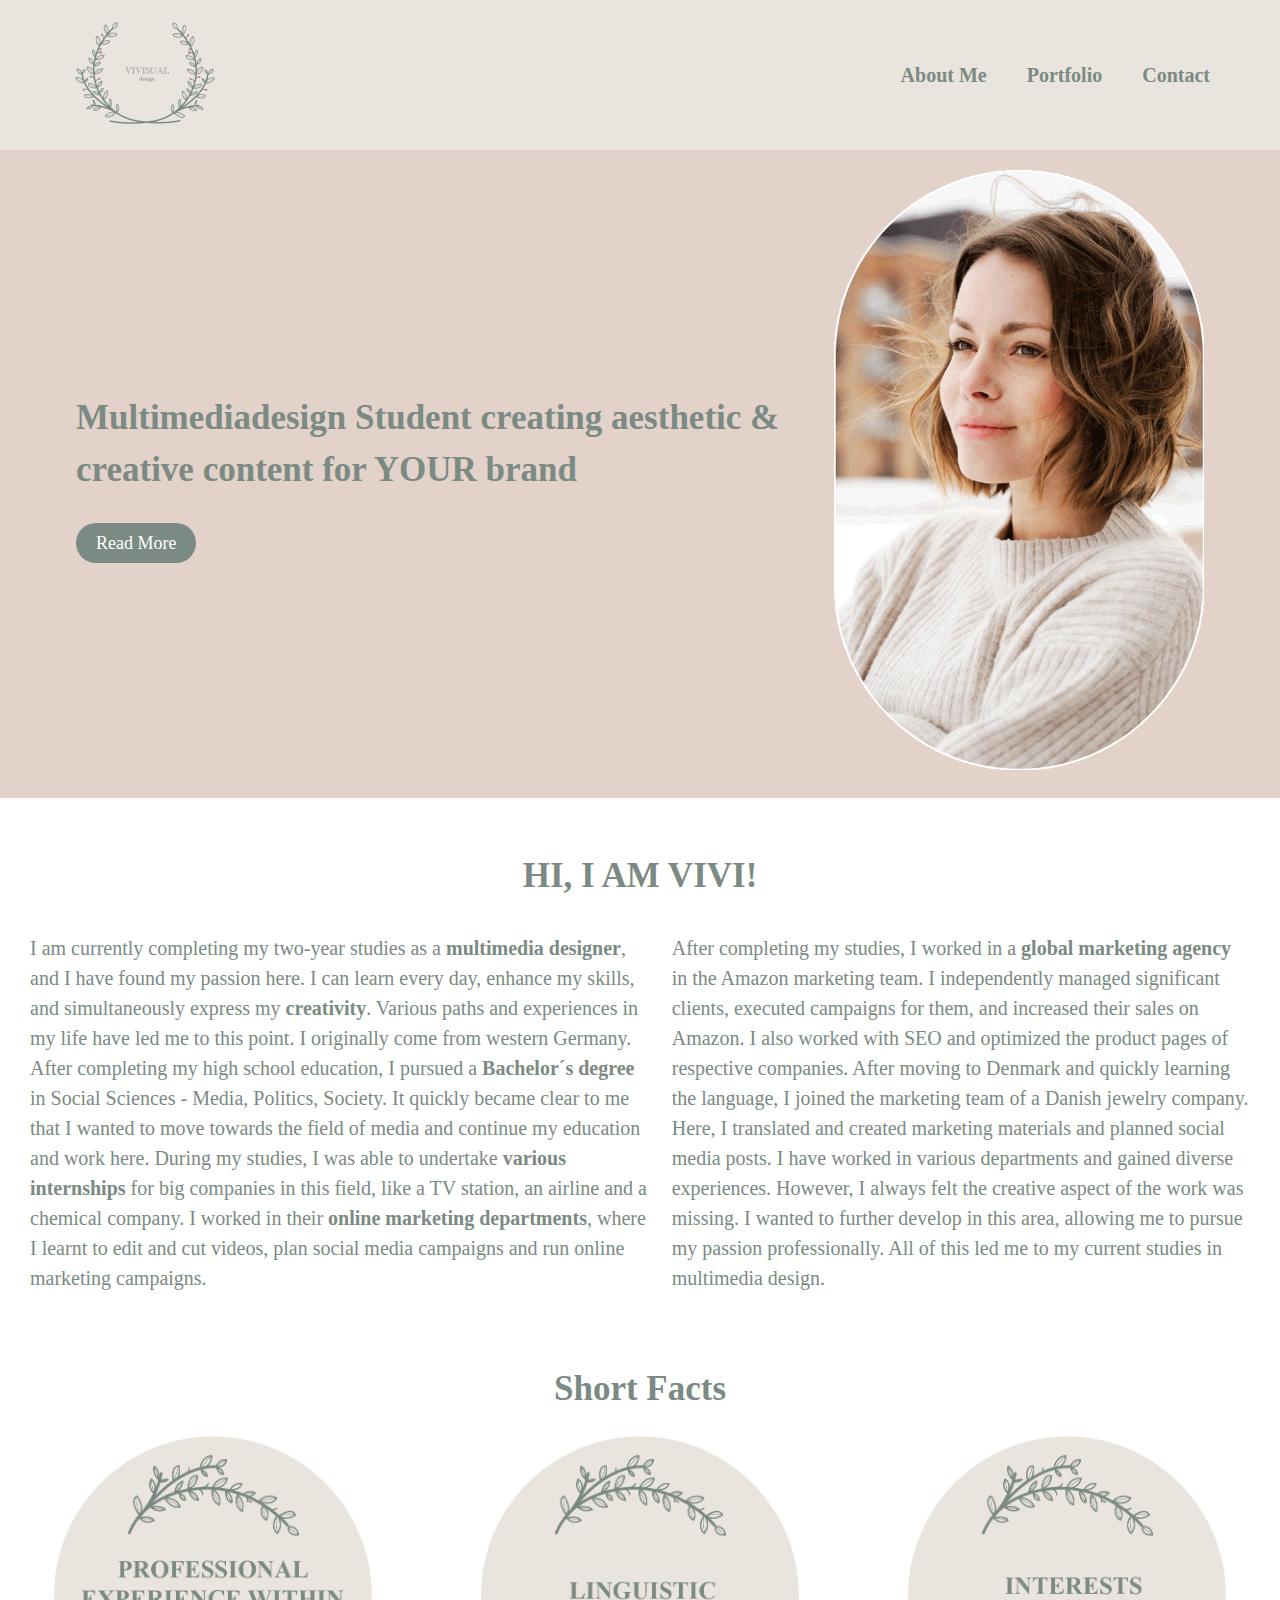
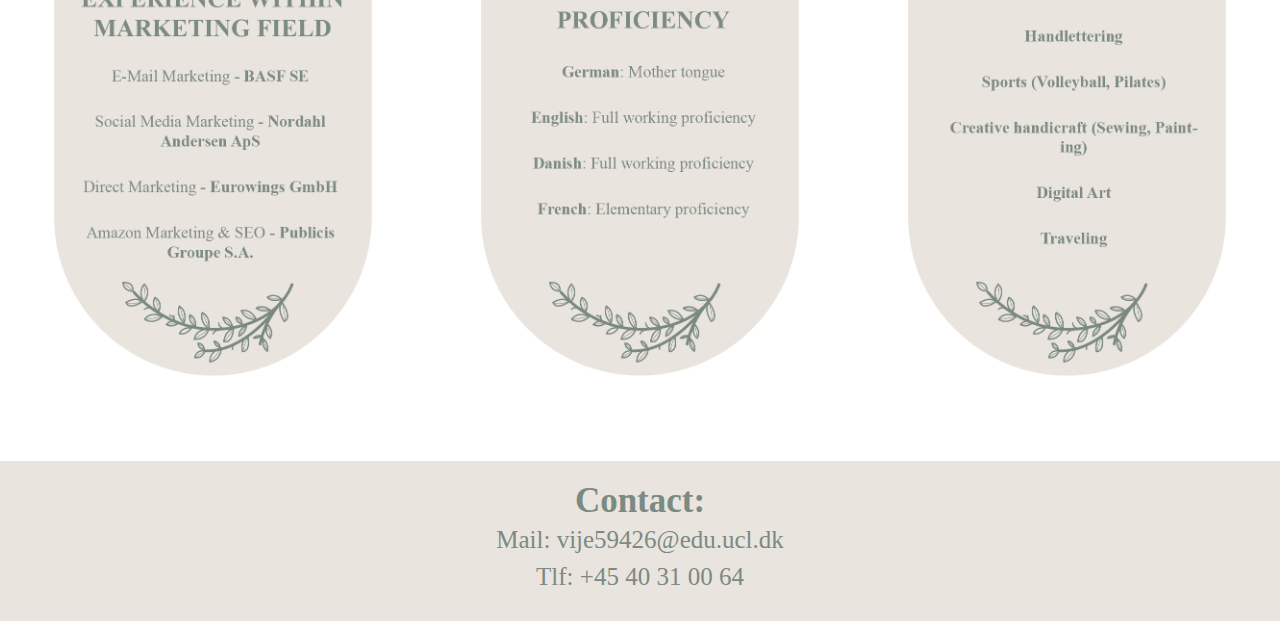
<file: index.html>
<!DOCTYPE html>
<html lang="en">
    <head>
        <meta charset="UTF-8">
        <meta name="viewport" content="width=device-width, initial-scale=1.0">
        <title>Vivisual Design</title>
        <link rel="stylesheet" href="css/index_style.css">
    </head>
    <body>
        <header class="header">
            <div class="header__content">
                <a href="index.html" class="logo">
                    <div class="sprite"></div>
                </a>
                <nav class="nav">
                    <ul class="nav__list">
                        <li class="nav__item">
                            <a href="index.html" class="nav__link">About Me</a>
                        </li>
                        <li class="nav__item">
                            <a href="portfolio.html" class="nav__link">Portfolio</a>
                        </li>
                        <li class="nav__item">
                            <a href="contact.html" class="nav__link">Contact</a>
                        </li>
                    </ul>
                </nav>
            </div>
            <section class="bg_beige">
                <div class="container">
                    <div class="split">
                        <div>
                            <p class="headline_1" >Multimediadesign Student creating aesthetic & creative content for YOUR brand</p>
                            <a href="portfolio.html" class="cta_button">Read More</a>
                        </div>
                        <div>
                            <img class="header_bild" src="img/ich_kreis.png" alt="My face in a sweater outside" height="600">
                        </div>
                    </div>
                </div>
            </section>
        </header> 
            <section class="section_main">
                <h2 class="text-center" >HI, I AM VIVI!</h2>
                <div class="split">
                    <div>
                        <p>I am currently completing my two-year studies as a <b>multimedia designer</b>, and I have found my passion here. I can learn every day, enhance my skills, and simultaneously express my <b>creativity</b>. Various paths and experiences in my life have led me to this point. I originally come from western Germany. After completing my high school education, I pursued a <b>Bachelor´s degree</b> in Social Sciences - Media, Politics, Society. It quickly became clear to me that I wanted to move towards the field of media and continue my education and work here. During my studies, I was able to undertake <b>various internships</b> for big companies in this field, like a TV station, an airline and a chemical company. I worked in their <b>online marketing departments</b>, where I learnt to edit and cut videos, plan social media campaigns and run online marketing campaigns.</p>
                    </div>
                    <div>
                        <p>After completing my studies, I worked in a <b>global marketing agency</b> in the Amazon marketing team. I independently managed significant clients, executed campaigns for them, and increased their sales on Amazon. I also worked with SEO and optimized the product pages of respective companies. After moving to Denmark and quickly learning the language, I joined the marketing team of a Danish jewelry company. Here, I translated and created marketing materials and planned social media posts. I have worked in various departments and gained diverse experiences. However, I always felt the creative aspect of the work was missing. I wanted to further develop in this area, allowing me to pursue my passion professionally. All of this led me to my current studies in multimedia design.</p>
                    </div>
                </div>
            </section>
            <section class="image_section">
                <div class="image_header">
                    <h2 class="centered_headline">Short Facts</h2>
                </div>
                <div class="image_container">
                    <img src="img/work_experience.png" alt="My work experiences">
                    <img src="img/language.png" alt="My language skills">
                    <img src="img/interests.png" alt="My hobbies">
                </div>
            </section>
        <footer class="footer">
            <h3 class="footer_headline">Contact:</h3>
            <div class="footer_content">
                <div>
                    <p>Mail: vije59426@edu.ucl.dk</p>
                </div>
                <div>
                    <p>Tlf: +45 40 31 00 64</p>
                </div>
            </div>
        </footer>
    </body>
</html>
</file>
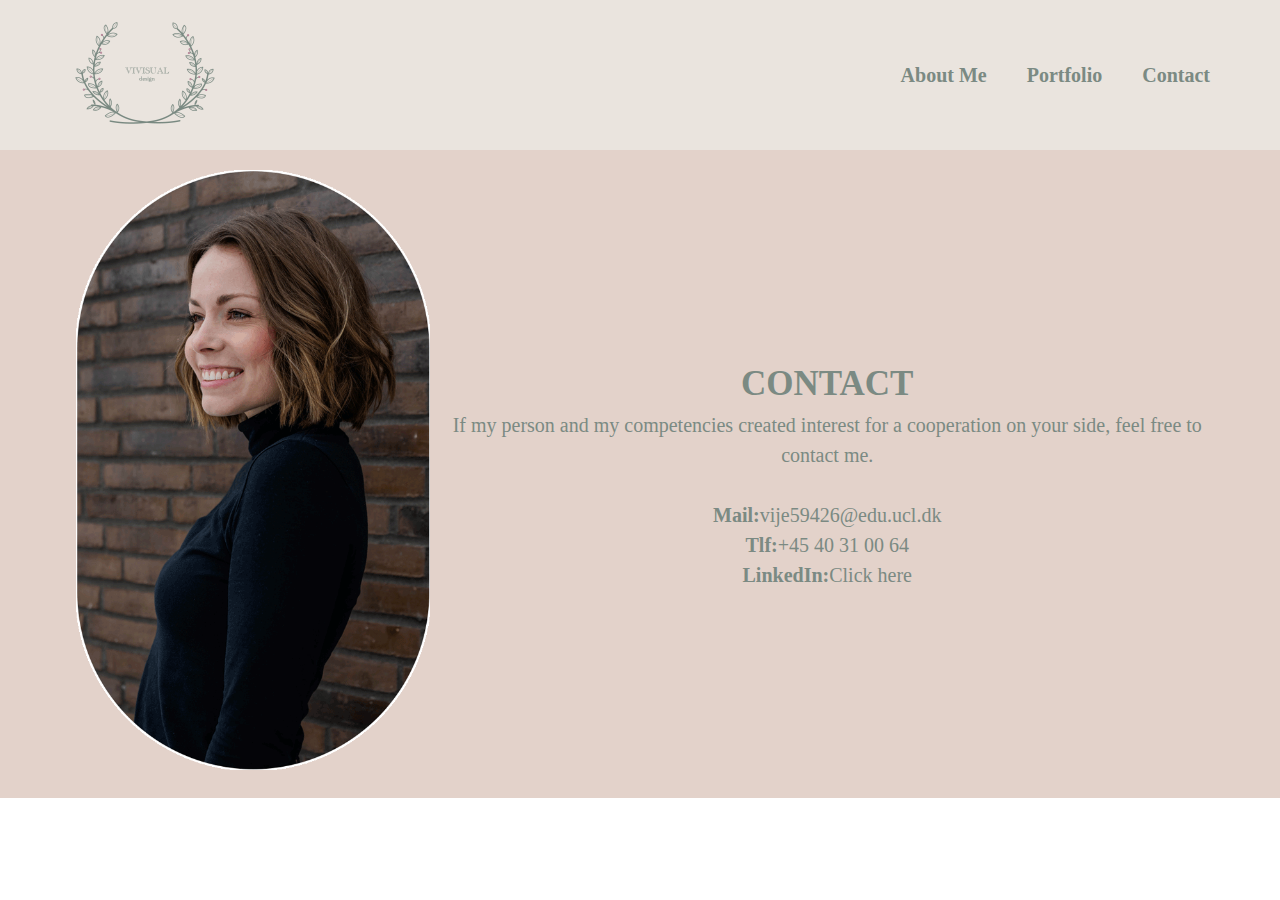
<file: contact.html>
<!DOCTYPE html>
<html lang="en">
    <head>
        <meta charset="UTF-8">
        <meta name="viewport" content="width=device-width, initial-scale=1.0">
        <title>Vivisual Design</title>
        <link rel="stylesheet" href="css/index_style.css">
    </head>
    <body>
        <header class="header">
            <div class="header__content">
                <a href="index.html" class="logo">
                    <div class="sprite"></div>
                </a>
                <nav class="nav">
                    <ul class="nav__list">
                        <li class="nav__item">
                            <a href="index.html" class="nav__link">About Me</a>
                        </li>
                        <li class="nav__item">
                            <a href="portfolio.html" class="nav__link">Portfolio</a>
                        </li>
                        <li class="nav__item">
                            <a href="contact.html" class="nav__link">Contact</a>
                        </li>
                    </ul>
                </nav>
            </div>
            <section class="bg_white">
                <div class="container">
                    <div class="split">
                        <div>
                            <img src="img/ich_kontakt.png" alt="Me in front of wall" height="600">
                        </div>
                        <div>
                            <p class="headline_contact" >CONTACT</p>
                            <p class="contact_text">If my person and my competencies created interest for a cooperation on your side, feel free to contact me.</p>
                            <p>&nbsp;</p>
                            <p class="mail"><b>Mail:</b>vije59426@edu.ucl.dk</p>
                            <p class="tlf"><b>Tlf:</b>+45 40 31 00 64</p>
                            <p class="linkedin"><b>LinkedIn:</b> <a href="https://www.linkedin.com/in/vivien-%C5%A1orn" target="_blank">Click here</a></p>
                        </div>
                    </div>
                </div>
            </section>
        </header> 
    </body>
</html>
</file>
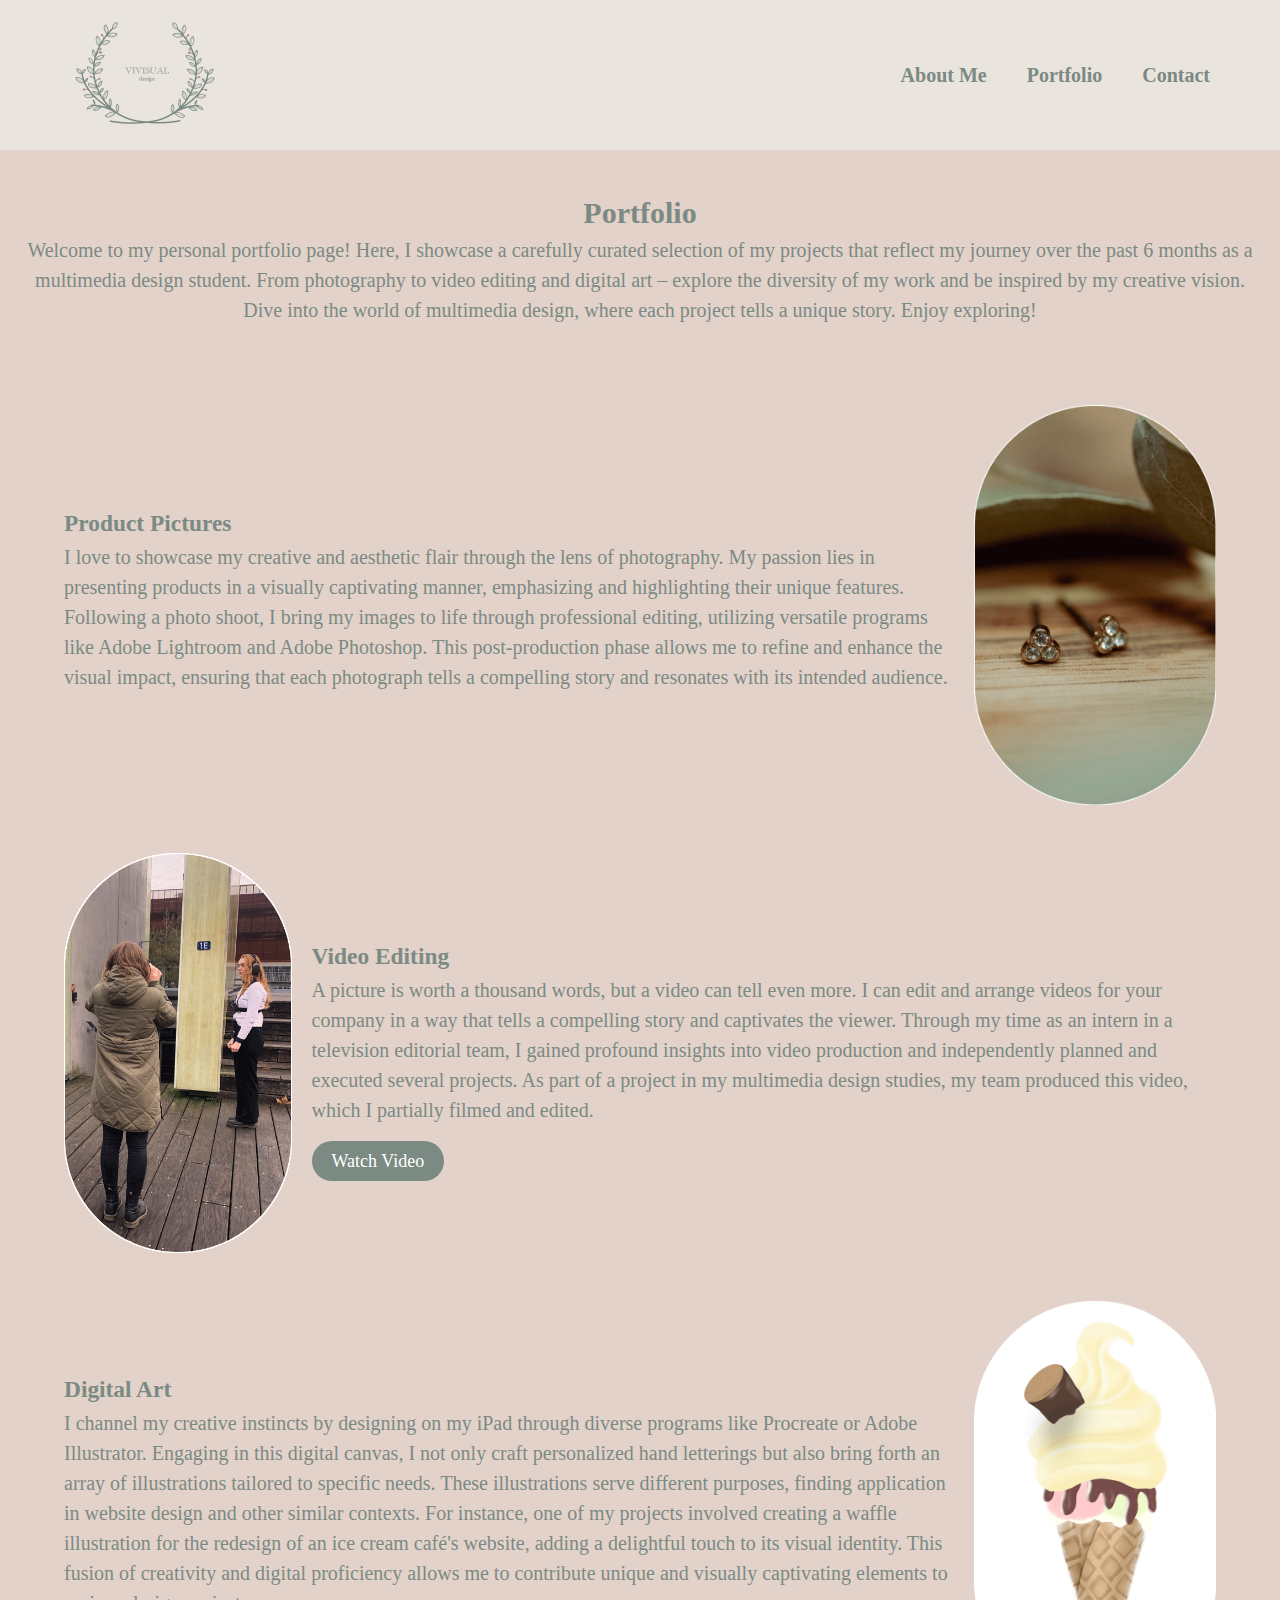
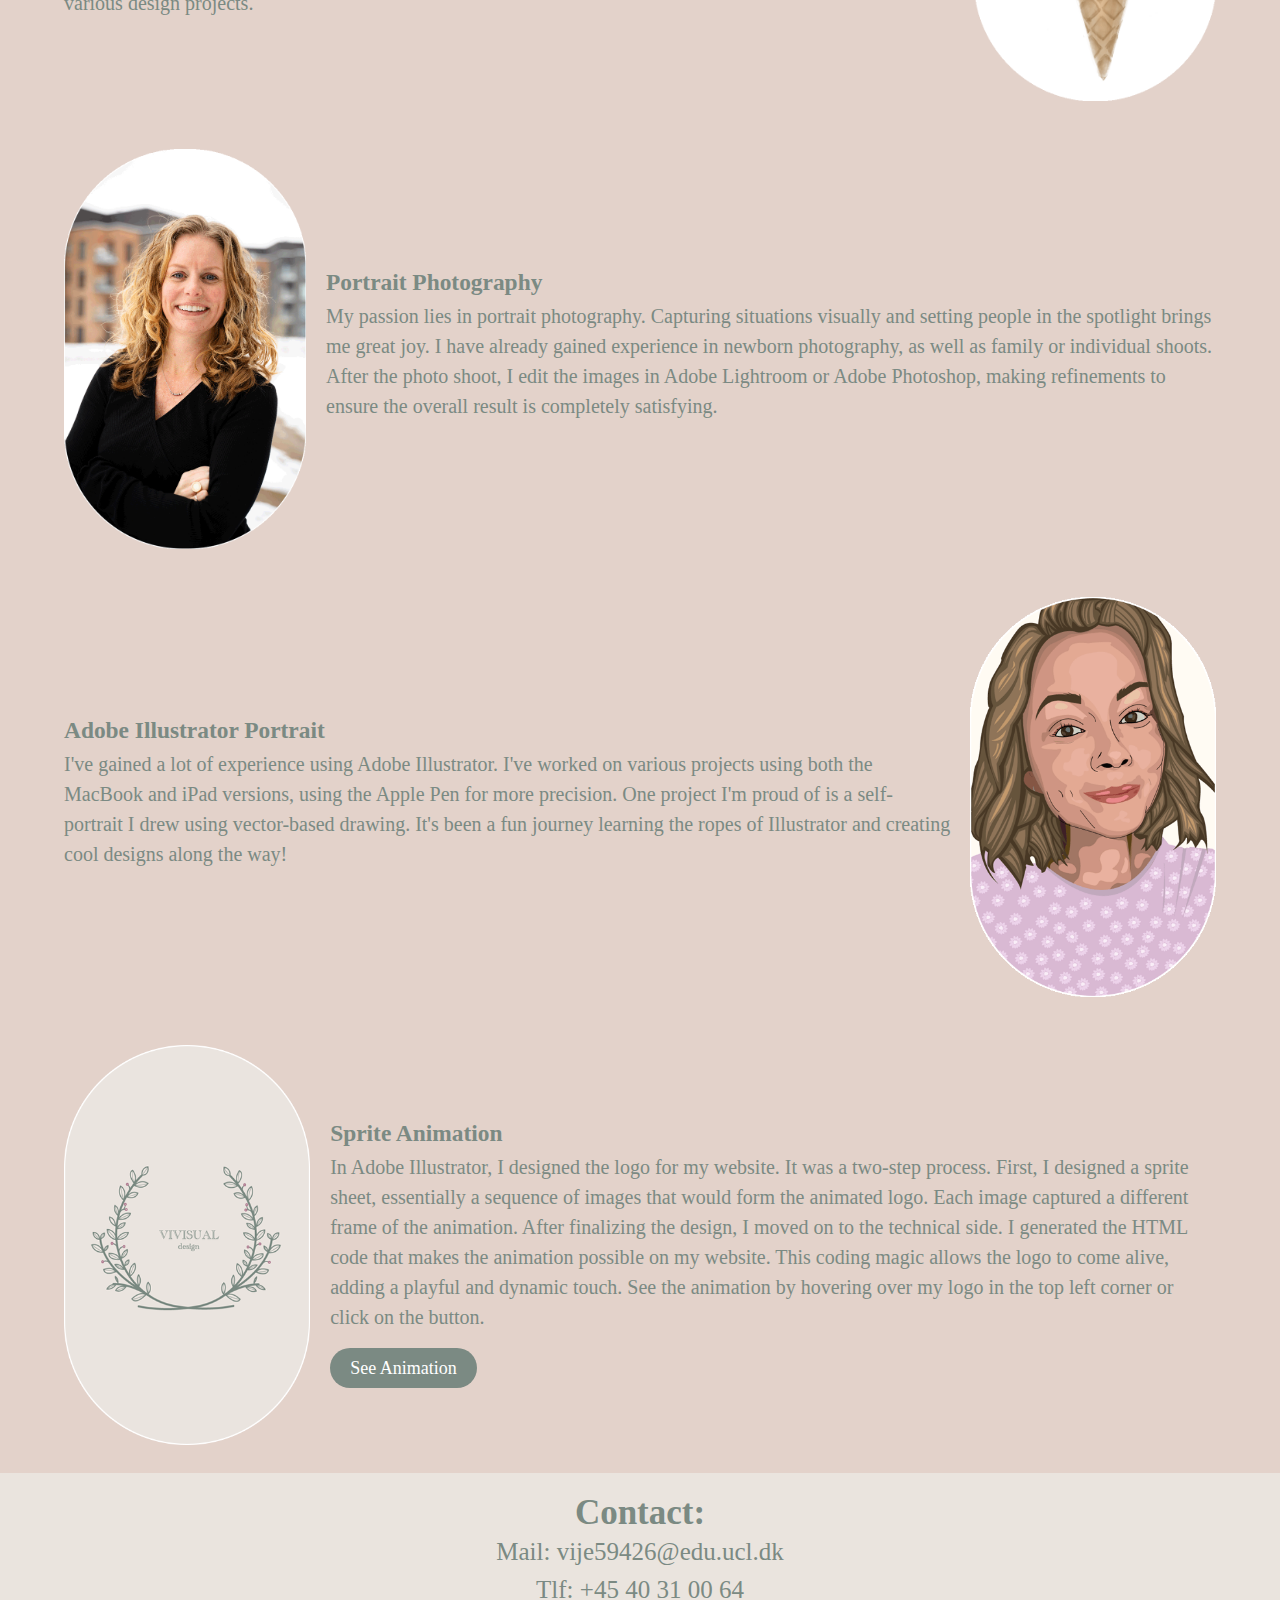
<file: portfolio.html>
<!DOCTYPE html>
<html lang="en">
    <head>
        <meta charset="UTF-8">
        <meta name="viewport" content="width=device-width, initial-scale=1.0">
        <title>Vivisual Design</title>
        <link rel="stylesheet" href="css/index_style.css">
    </head>
    <body>
        <header class="header">
                <div class="header__content">
                    <a href="index.html" class="logo">
                        <div class="sprite"></div>
                    </a>
                    <nav class="nav">
                        <ul class="nav__list">
                            <li class="nav__item">
                                <a href="index.html" class="nav__link">About Me</a>
                            </li>
                            <li class="nav__item">
                                <a href="portfolio.html" class="nav__link">Portfolio</a>
                            </li>
                            <li class="nav__item">
                                <a href="contact.html" class="nav__link">Contact</a>
                            </li>
                        </ul>
                    </nav>
                </div>
        </header> 
            <section class="portfolio_headline text-center">
                <div class="split_portfolio">
                    <h2>Portfolio</h2>
                    <p class="headline_project_2" >Welcome to my personal portfolio page! Here, I showcase a carefully curated selection of my projects that reflect my journey over the past 6 months as a multimedia design student. From photography to video editing and digital art – explore the diversity of my work and be inspired by my creative vision. Dive into the world of multimedia design, where each project tells a unique story. Enjoy exploring!</p>
                </div>
            </section>
            <section class="bg_portfolio">
                <div class="container_portfolio">
                    <div class="split">
                        <div>
                            <h3>Product Pictures</h3>
                            <p class="text_project_1" >I love to showcase my creative and aesthetic flair through the lens of photography. My passion lies in presenting products in a visually captivating manner, emphasizing and highlighting their unique features. Following a photo shoot, I bring my images to life through professional editing, utilizing versatile programs like Adobe Lightroom and Adobe Photoshop. This post-production phase allows me to refine and enhance the visual impact, ensuring that each photograph tells a compelling story and resonates with its intended audience.</p>
                        </div>
                        <div>
                            <img src="img/produktbild_kreis.png" alt="Product pictures of earrings" height="400">
                        </div>
                    </div>
                </div>
            </section>
            <section class="bg_portfolio">
                <div class="container_portfolio">
                    <div class="split">
                        <div> 
                            <img src="img/video_editing.png" alt="One woman filming another woman with a headset" height="400">
                        </div>
                        <div>
                            <h3>Video Editing</h3>
                            <p class="text_project_1" >A picture is worth a thousand words, but a video can tell even more. I can edit and arrange videos for your company in a way that tells a compelling story and captivates the viewer. Through my time as an intern in a television editorial team, I gained profound insights into video production and independently planned and executed several projects. As part of a project in my multimedia design studies, my team produced this video, which I partially filmed and edited.</p>
                            <a href="https://www.youtube.com/watch?v=r8WE2TLptFU" target="_blank" class="youtube_button">Watch Video
                            </a>
                        </div>
                    </div>
                </div>
            </section>
            <section class="bg_portfolio">
                <div class="container_portfolio">
                    <div class="split">
                        <div>
                            <h3>Digital Art</h3>
                            <p class="text_project_1" >I channel my creative instincts by designing on my iPad through diverse programs like Procreate or Adobe Illustrator. Engaging in this digital canvas, I not only craft personalized hand letterings but also bring forth an array of illustrations tailored to specific needs. These illustrations serve different purposes, finding application in website design and other similar contexts. For instance, one of my projects involved creating a waffle illustration for the redesign of an ice cream café's website, adding a delightful touch to its visual identity. This fusion of creativity and digital proficiency allows me to contribute unique and visually captivating elements to various design projects.</p>
                        </div>
                        <div>
                            <img src="img/icecream_kreis.png" alt="Painted picture of ice cream with waffle" height="400">
                        </div>
                    </div>
                </div>
            </section>
            <section class="bg_portfolio">
                <div class="container_portfolio">
                    <div class="split">
                        <div> 
                            <img src="img/mia_kreis.png" alt="Portrait picture of a woman outside" height="400">
                        </div>
                        <div>
                            <h3>Portrait Photography</h3>
                            <p class="text_project_1" >My passion lies in portrait photography. Capturing situations visually and setting people in the spotlight brings me great joy. I have already gained experience in newborn photography, as well as family or individual shoots. After the photo shoot, I edit the images in Adobe Lightroom or Adobe Photoshop, making refinements to ensure the overall result is completely satisfying.</p>
                        </div>
                    </div>
                </div>
            </section>
            <section class="bg_portfolio">
                <div class="container_portfolio">
                    <div class="split">
                        <div>
                            <h3>Adobe Illustrator Portrait</h3>
                            <p class="text_project_1" >I've gained a lot of experience using Adobe Illustrator. I've worked on various projects using both the MacBook and iPad versions, using the Apple Pen for more precision. One project I'm proud of is a self-portrait I drew using vector-based drawing. It's been a fun journey learning the ropes of Illustrator and creating cool designs along the way!</p>
                        </div>
                        <div>
                            <img src="img/portrait_kreis.png" alt="Product pictures of earrings" height="400">
                        </div>
                    </div>
                </div>
            </section>
            <section class="bg_portfolio">
                <div class="container_portfolio">
                    <div class="split">
                        <div> 
                            <img src="img/logo_kreis.png" alt="Logo of the website a flower wreath" height="400">
                        </div>
                        <div>
                            <h3>Sprite Animation</h3>
                            <p class="text_project_1" >In Adobe Illustrator, I designed the logo for my website. It was a two-step process. First, I designed a sprite sheet, essentially a sequence of images that would form the animated logo. Each image captured a different frame of the animation. After finalizing the design, I moved on to the technical side. I generated the HTML code that makes the animation possible on my website. This coding magic allows the logo to come alive, adding a playful and dynamic touch. See the animation by hovering over my logo in the top left corner or click on the button.</p>
                            <a href="https://www.youtube.com/shorts/p2IvQzgAWJ8" target="_blank" class="youtube_button">See Animation
                            </a>
                           
                        </div>
                    </div>
                </div>
            </section>

        <footer class="footer">
            <h3 class="footer_headline">Contact:</h3>
            <div class="footer_content">
                <div>
                    <p>Mail: vije59426@edu.ucl.dk</p>
                </div>
                <div>
                    <p>Tlf: +45 40 31 00 64</p>
                </div>
            </div>
        </footer>
    </body>
</html>
</file>
<file: css/index_style.css>
/* RESET */
*{
  margin:0;
  padding:0;
  box-sizing: border-box;
}

/* BASIC SETTING */

body{
  background-color: white;
  font-family: Georgia, 'Times New Roman', Times, serif;
  min-height: auto;
  }

/* MAIN HEADER AREA / LOGO / NAVBAR */

a{
  text-decoration:none;
  color:#7B8A83;
}

ul{
  list-style: none;
}

.header{
  background-color: #EAE4DE;
  position:relative;
  width: 100%;
  height: 250px;
}

.header__content{
  display: flex;
  align-items: center;
  justify-content: space-between;
  min-height: 150px;
  max-width: 1200px;
  padding: 0 30px;
  margin: 0 auto;
}


.nav__list{
display: flex;
column-gap: 40px;
}

.nav__link{
  color:#7B8A83;
  font-size: 20px;
  font-family: Georgia, 'Times New Roman', Times, serif;
  font-weight: bold;
  transition: all 0.4s;
  position: relative;
}

.nav__link::after{
  content: '';
  height: 2px;
  width: 100%;
  background-color: #CFB1A6;
  position: absolute;
  left: 0;
  bottom: -8px;
  transition: all 0.2s;
  opacity: 0;
  pointer-events: none;
}

.nav__link:hover::after {
  opacity: 1;
}

.nav__link:hover{
  color: #CFB1A6;
}

.sprite{
  width: 150px;
  height: 150px;
  background: url('../img/logo_transparent.png') 0 0 no-repeat;
  background-size: 1350px 150px;
  background-position: -1200px 0;
  animation: none;
}

.sprite:hover{
  animation: play 1s steps(9) infinite;
}

/* MEDIA QUERIES MAIN HEADER AREA / LOGO / NAVBAR */

@keyframes play {
  0%{background-position:0px 0px;}
  100%{background-position:-1350px 0px ;}
}

@media (max-width:650px){
  .header__content,
  .nav_list{
    flex-direction:column;
    padding: 25px 0;
    row-gap: 18px;
  } 
}

@media (min-width:649px){
  .header {
    height: 150px;
  }
}



/* LOWER HEADER AREA */

.bg_beige {
  background-color: #E3D2CA;
}

.headline_1{
  color:#7B8A83;
  font-size: 35px;
  font-family: Georgia, 'Times New Roman', Times, serif;
  font-weight: bold;
  line-height:1.5;
  padding-bottom: 30px;
}

.cta_button {
  background-color: #7B8A83;
  color: white;
  padding: 10px 20px;
  font-family:Georgia, 'Times New Roman', Times, serif;
  font-size: 18px;
  border: none;
  border-radius: 30px;
  cursor:pointer;
  transition: 0.3s;
  margin-top: 20px;
}

.cta_button:hover {
  background-color:#CFB1A6;
}


section{
  padding: 20px 0;
}

.container{
  margin-inline: auto;
  width: min(90%, 70.5rem);
}

.split {
  display: flex;
  flex-direction:column;
  align-items: center;
 
}

/* MEDIA QUERIES LOWER HEADER AREA */

@media (max-width:650px){
  .header_bild{
    padding-top:30px;
  }
}

@media (min-width: 650px){
  .split,
  .headline_1{
    display: flex;
    flex-direction: row;
    align-items: center;
    justify-content: center;
  }
  .split>* + * {
    margin-left: 20px;
    
  }
}

@media (max-width:649px){
  .split{
    display: flex;
    align-items: center;
    text-align: center;
    justify-content: center;
  }
  .headline_1{
    text-align: center;
    padding-bottom: 6%;
  }
}

/* MAIN SECTION */

.section_main{
  padding-top: 580px;
  padding-left: 30px;
  padding-right: 30px;
  padding-bottom: 50px;

}

.text-center{
  padding-bottom: 30px;
  display: flex;
  align-items: center;
  justify-content:center;
  color:#7B8A83;
  font-size: 35px;
  font-family: Georgia, 'Times New Roman', Times, serif;
  font-weight: bold;
  line-height:1.5;
}

.split{
  color:#7B8A83;
  font-size: 20px;
  font-family: Georgia, 'Times New Roman', Times, serif;
  font-weight: normal;
  line-height:1.5;
}


.image_section {
  display: flex;
  flex-direction: column;
  align-items:center;
}

.image_header {
  margin-bottom: 20px;
}

.centered_headline {
  text-align: center;
  color:#7B8A83;
  font-size: 35px;
  font-family: Georgia, 'Times New Roman', Times, serif;
  font-weight: bold;
  line-height:1.5;
}

.image_container {
  display: flex;
  justify-content: space-around;
  max-width: 1600px;
  width: 100%;
}

.image_section img {
  max-width: 25%;
  height: auto;
  padding-bottom: 5%;
}


/* MEDIA QUERIES MAIN SECTION */

@media (max-width: 649px){
  .text-center {
    padding-top: 30%;
}
}

@media (max-width: 649px){
  .section_main{
    padding-top: 850px;
  }
}

@media (min-width: 650px){
  .section_main{
    padding-top: 700px;
  }
}

@media screen and (max-width: 649px) {
  .image_container {
      flex-direction: column;
      align-items: center;
  }

  .image_container img {
      max-width: 90%;
      margin-bottom: 10px;
  }
}


/* FOOTER */

.footer{
  background-color: #EAE4DE;
  height: 160px;
}

.footer_headline{
  padding-top: 20px;
  display: flex;
  align-items: center;
  justify-content:center;
  color:#7B8A83;
  font-size: 35px;
  font-family: Georgia, 'Times New Roman', Times, serif;
}

.footer_content{
  display: flex;
  flex-direction: column;
  align-items: center;
  justify-content:center;
  color:#7B8A83;
  font-size: 25px;
  font-family: Georgia, 'Times New Roman', Times, serif;
  font-weight:normal;
  line-height:1.5;
}


/* PORTFOLIO */

.portfolio_headline{
  background-color:#E3D2CA;
  color:#7B8A83;
  font-size: 20px;
  font-family: Georgia, 'Times New Roman', Times, serif;
  font-weight: bold;
  line-height:1.5;
  padding: 40px 20px;
  text-align:center;
}

.headline_project_2{
  color:#7B8A83;
  font-size: 20px;
  font-family: Georgia, 'Times New Roman', Times, serif;
  font-weight: normal;
  line-height:1.5;
  padding-bottom: 20px;
}

.bg_portfolio{
  background-color:#E3D2CA;
}

.container_portfolio{
  margin-inline: auto;
  width: min(90%, 1500px);
}

.text_project_1{
  color:#7B8A83;
  font-size: 20px;
  font-family: Georgia, 'Times New Roman', Times, serif;
  font-weight: normal;
  line-height:1.5;
  margin-bottom: 20px;
}

.youtube_button {
  background-color: #7B8A83;
  color: white;
  padding: 10px 20px;
  font-family:Georgia, 'Times New Roman', Times, serif;
  font-size: 18px;
  border: none;
  border-radius: 30px;
  cursor:pointer;
  transition: 0.3s;
}

.youtube_button:hover {
  background-color:#CFB1A6;
}


/* Media Queries Portfolio Page */

@media (max-width:649px){
  .headline_project_1{
    text-align: center;
    padding-bottom: 6%;
  }
  .text_project_1{
    padding-bottom: 6%;
  }
}



/* CONTACT */

.headline_contact{
  color:#7B8A83;
  font-size: 35px;
  font-family: Georgia, 'Times New Roman', Times, serif;
  font-weight: bold;
  line-height:1.5;
}

.headline_contact,
.contact_text,
.mail,
.tlf,
.linkedin{
  display: flex;
  text-align: center;
  align-items: center;
  justify-content: center;
}


.bg_white {
  background-color:#E3D2CA;
}



/* Media Queries Contact Page */

@media (max-width: 649px){
  .headline_contact{
    padding-top: 10%;
}
}

@media (max-width:649px){
  .split{
    display: flex;
    align-items: center;
    justify-content: center;
  }
}

@media (min-width: 650px){
  .headline_contact,
  .contact_text,
  .mail,
  .tlf{
    display: flex;
    align-items: center;
    justify-content: center;
  }
}
</file>
